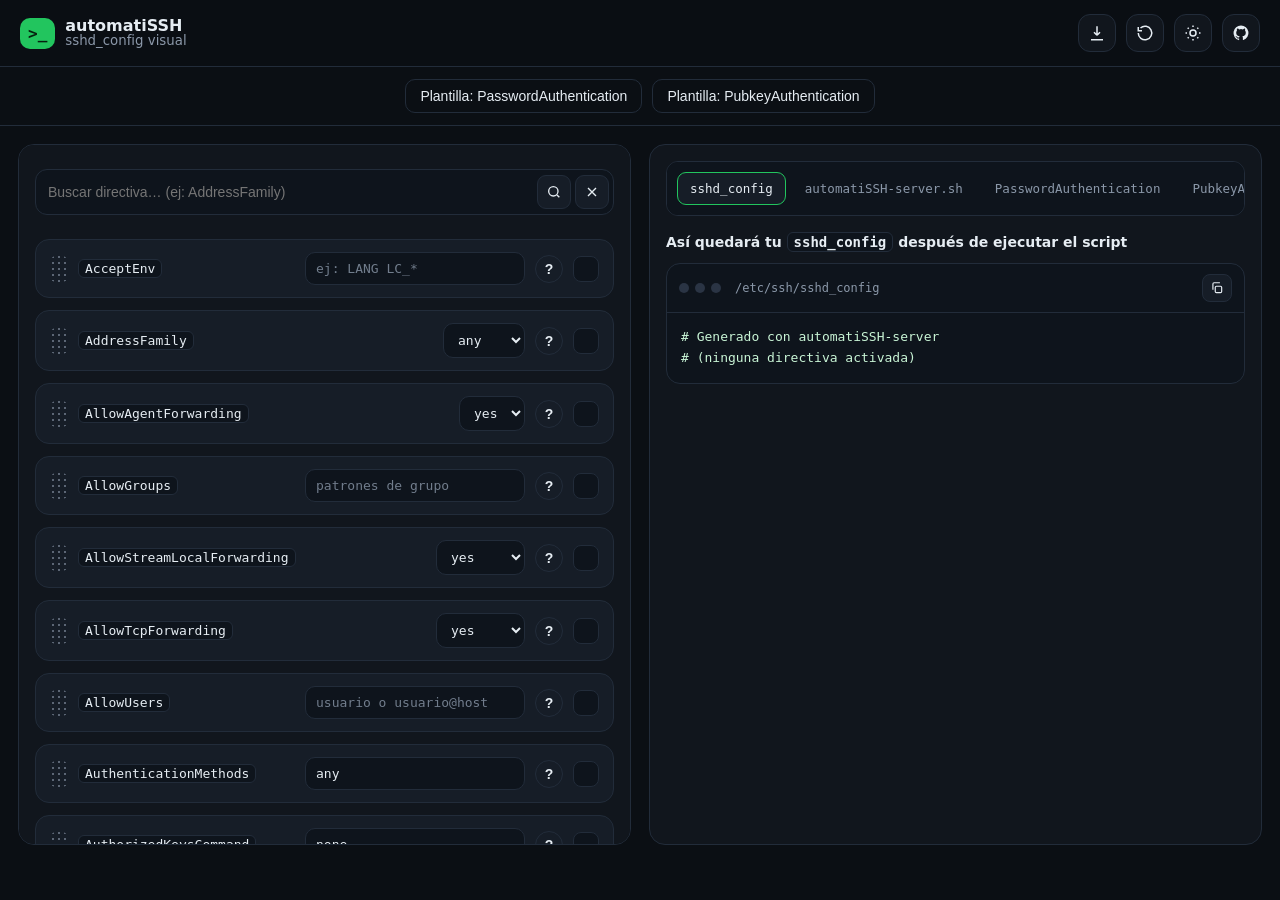
<file: index.html>
<!DOCTYPE html>
<html lang="es" data-theme="dark">
<head>
  <meta charset="UTF-8" />
  <meta name="viewport" content="width=device-width, initial-scale=1.0" />
  <meta name="description" content="automatiSSH-server: configurador visual gratuito de sshd_config de OpenSSH. Elige directivas, genera sshd_config y script .sh seguro con validación sshd -t." />
  <meta name="author" content="akamto" />
  <meta name="robots" content="index, follow" />
  <link rel="canonical" href="https://akamto.github.io/automatiSSH-server/" />
  <meta name="theme-color" media="(prefers-color-scheme: dark)" content="#0b0f14" />
  <meta name="theme-color" media="(prefers-color-scheme: light)" content="#f1f4f8" />
  <meta property="og:type" content="website" />
  <meta property="og:locale" content="es_ES" />
  <meta property="og:site_name" content="automatiSSH" />
  <meta property="og:url" content="https://akamto.github.io/automatiSSH-server/" />
  <meta property="og:title" content="automatiSSH — Configurador visual de sshd_config" />
  <meta property="og:description" content="Genera tu sshd_config y script automatiSSH-server.sh de forma visual, con plantillas Password y Pubkey y validación segura." />
  <meta property="og:image" content="https://akamto.github.io/automatiSSH-server/og-image.svg" />
  <meta property="og:image:type" content="image/svg+xml" />
  <meta property="og:image:alt" content="automatiSSH — configurador visual de sshd_config de OpenSSH" />
  <meta name="twitter:card" content="summary_large_image" />
  <meta name="twitter:title" content="automatiSSH — Configurador visual de sshd_config" />
  <meta name="twitter:description" content="Elige directivas OpenSSH y genera un .sh seguro con backup y validación sshd -t." />
  <meta name="twitter:image" content="https://akamto.github.io/automatiSSH-server/og-image.svg" />
  <meta name="twitter:image:alt" content="automatiSSH — configurador visual de sshd_config de OpenSSH" />
  <link rel="icon" href="favicon.svg" type="image/svg+xml" />
  <link rel="apple-touch-icon" href="favicon.svg" />
  <title>automatiSSH — Configurador visual de sshd_config | Genera SSH seguro</title>
  <link rel="stylesheet" href="styles.css" />
  <script type="application/ld+json">
  {"@context":"https://schema.org","@type":"SoftwareApplication","name":"automatiSSH-server","url":"https://akamto.github.io/automatiSSH-server/","applicationCategory":"DeveloperApplication","operatingSystem":"Web","description":"Configurador visual de sshd_config de OpenSSH que genera script bash seguro con validación.","offers":{"@type":"Offer","price":"0"},"license":"https://opensource.org/licenses/MIT","author":{"@type":"Person","name":"akamto"}}
  </script>
</head>
<body>
  <h1 class="sr-only">automatiSSH-server — Configurador visual de sshd_config de OpenSSH</h1>
  <header class="topbar">
    <div class="brand">
      <span class="brand-mark" aria-hidden="true">&gt;_</span>
      <div class="brand-text">
        <strong>automatiSSH</strong>
        <small>sshd_config visual</small>
      </div>
    </div>

    <nav class="topbar-right" aria-label="Acciones principales">
      <button class="icon-btn" id="downloadTopBtn" title="Descargar automatiSSH-server.sh" aria-label="Descargar script generado">
        <svg viewBox="0 0 24 24" width="18" height="18" fill="none" stroke="currentColor" stroke-width="2" aria-hidden="true"><path d="M12 3v12m0 0 4-4m-4 4-4-4M4 21h16"/></svg>
      </button>
      <button class="icon-btn" id="resetBtn" title="Restablecer valores" aria-label="Restablecer valores">
        <svg viewBox="0 0 24 24" width="18" height="18" fill="none" stroke="currentColor" stroke-width="2" aria-hidden="true"><path d="M3 12a9 9 0 1 0 3-6.7M3 4v5h5"/></svg>
      </button>
      <button class="icon-btn" id="themeBtn" title="Cambiar modo dark / light" aria-label="Cambiar entre modo oscuro y claro">
        <svg class="icon-moon" viewBox="0 0 24 24" width="18" height="18" fill="none" stroke="currentColor" stroke-width="2" aria-hidden="true"><path d="M21 12.8A9 9 0 1 1 11.2 3a7 7 0 0 0 9.8 9.8Z"/></svg>
        <svg class="icon-sun" viewBox="0 0 24 24" width="18" height="18" fill="none" stroke="currentColor" stroke-width="2" aria-hidden="true"><circle cx="12" cy="12" r="4"/><path d="M12 2v2m0 16v2M4.9 4.9l1.4 1.4m11.4 11.4 1.4 1.4M2 12h2m16 0h2M4.9 19.1l1.4-1.4M17.7 6.3l1.4-1.4"/></svg>
      </button>
      <a class="icon-btn" id="repoLink" href="https://github.com/akamto/automatiSSH-server" target="_blank" rel="noopener" title="GitHub" aria-label="Ver código en GitHub">
        <svg viewBox="0 0 24 24" width="18" height="18" fill="currentColor" aria-hidden="true"><path d="M12 2a10 10 0 0 0-3.16 19.49c.5.09.68-.22.68-.48v-1.7c-2.78.6-3.37-1.34-3.37-1.34-.45-1.16-1.11-1.47-1.11-1.47-.9-.62.07-.6.07-.6 1 .07 1.53 1.03 1.53 1.03.9 1.52 2.35 1.08 2.92.83.09-.65.35-1.09.63-1.34-2.22-.25-4.56-1.11-4.56-4.94 0-1.1.39-1.99 1.03-2.69-.1-.25-.45-1.27.1-2.64 0 0 .84-.27 2.75 1.02a9.56 9.56 0 0 1 5 0c1.91-1.3 2.75-1.02 2.75-1.02.55 1.37.2 2.39.1 2.64.64.7 1.03 1.6 1.03 2.69 0 3.84-2.34 4.68-4.57 4.93.36.31.68.92.68 1.85V21c0 .27.18.58.69.48A10 10 0 0 0 12 2Z"/></svg>
      </a>
    </nav>
  </header>

  <div class="template-bar">
    <button class="btn btn-ghost" id="tplPassword">Plantilla: PasswordAuthentication</button>
    <button class="btn btn-ghost" id="tplPubkey">Plantilla: PubkeyAuthentication</button>
  </div>

  <main class="layout">
    <!-- PANEL IZQUIERDO: LISTA -->
    <aside class="panel panel-left" aria-label="Lista de parámetros">
      <h2 class="sr-only">Directivas OpenSSH disponibles</h2>
      <div class="search-row">
        <div class="search-box">
          <label class="sr-only" for="search">Buscar directiva sshd_config</label>
          <input type="search" id="search" placeholder="Buscar directiva… (ej: AddressFamily)" autocomplete="off" aria-label="Buscar directiva sshd_config" />
          <button class="search-btn" id="searchBtn" title="Buscar" aria-label="Buscar">
            <svg viewBox="0 0 24 24" width="16" height="16" fill="none" stroke="currentColor" stroke-width="2"><circle cx="11" cy="11" r="7"/><path d="m20 20-3.5-3.5"/></svg>
          </button>
          <button class="search-btn" id="clearBtn" title="Borrar búsqueda" aria-label="Borrar búsqueda">
            <svg viewBox="0 0 24 24" width="16" height="16" fill="none" stroke="currentColor" stroke-width="2"><path d="M6 6l12 12M18 6 6 18"/></svg>
          </button>
        </div>
      </div>

      <div id="directiveList" class="cards"></div>
    </aside>

    <!-- PANEL DERECHO: PESTAÑAS -->
    <section class="panel panel-right" aria-label="Resultado y pasos">
      <h2 class="sr-only">Archivo sshd_config y script generados</h2>
      <div class="tabs" role="tablist" aria-label="Vistas de salida">
        <button class="tab" role="tab" id="tab-final" aria-controls="pane-final" aria-selected="true">sshd_config</button>
        <button class="tab" role="tab" id="tab-sh" aria-controls="pane-sh" aria-selected="false" tabindex="-1">automatiSSH-server.sh</button>
        <button class="tab" role="tab" id="tab-pass" aria-controls="pane-pass" aria-selected="false" tabindex="-1">PasswordAuthentication</button>
        <button class="tab" role="tab" id="tab-pub" aria-controls="pane-pub" aria-selected="false" tabindex="-1">PubkeyAuthentication</button>
      </div>

      <section role="tabpanel" id="pane-final" aria-labelledby="tab-final" tabindex="0">
        <p class="step-label">Así quedará tu <code>sshd_config</code> después de ejecutar el script</p>
        <div class="code-card">
          <div class="code-head">
            <span class="dot"></span><span class="dot"></span><span class="dot"></span>
            <span class="filename">/etc/ssh/sshd_config</span>
            <button class="copy-btn" data-copy-target="finalConfig" title="Copiar archivo">
              <svg viewBox="0 0 24 24" width="14" height="14" fill="none" stroke="currentColor" stroke-width="2"><rect x="9" y="9" width="11" height="11" rx="2"/><path d="M5 15V5a2 2 0 0 1 2-2h10"/></svg>
            </button>
          </div>
          <pre id="finalConfig" class="code-body"></pre>
        </div>
      </section>

      <section role="tabpanel" id="pane-sh" aria-labelledby="tab-sh" tabindex="0" hidden>
        <p class="step-label">Descarga tu <code>automatiSSH-server.sh</code> generado.</p>
        <div class="code-card">
          <div class="code-head">
            <span class="dot"></span><span class="dot"></span><span class="dot"></span>
            <span class="filename">automatiSSH-server.sh</span>
            <button class="copy-btn" data-copy-target="preview" title="Copiar script">
              <svg viewBox="0 0 24 24" width="14" height="14" fill="none" stroke="currentColor" stroke-width="2"><rect x="9" y="9" width="11" height="11" rx="2"/><path d="M5 15V5a2 2 0 0 1 2-2h10"/></svg>
            </button>
          </div>
          <pre id="preview" class="code-body"></pre>
        </div>
        <div class="step-actions">
          <button class="btn btn-primary" id="copyAllBtn">Copiar todo</button>
          <button class="btn btn-ghost" id="downloadBtn">Descargar .sh</button>
        </div>
      </section>

      <section role="tabpanel" id="pane-pass" aria-labelledby="tab-pass" tabindex="0" hidden>
        <p class="step-label">Paso 1 — Ejecuta el script en tu servidor</p>
        <div class="code-card dark">
          <div class="code-head">
            <span class="filename">terminal — bash</span>
            <button class="copy-btn" data-copy-target="passCommands" title="Copiar comandos">
              <svg viewBox="0 0 24 24" width="14" height="14" fill="none" stroke="currentColor" stroke-width="2"><rect x="9" y="9" width="11" height="11" rx="2"/><path d="M5 15V5a2 2 0 0 1 2-2h10"/></svg>
            </button>
          </div>
          <pre id="passCommands" class="code-body">sudo chmod +x automatiSSH-server.sh
sudo ./automatiSSH-server.sh</pre>
        </div>
        <p class="step-label">Paso 2 — Conéctate con tu contraseña</p>
        <div class="code-card dark">
          <div class="code-head">
            <span class="filename">terminal — bash</span>
            <button class="copy-btn" data-copy-target="passConnect" title="Copiar comando">
              <svg viewBox="0 0 24 24" width="14" height="14" fill="none" stroke="currentColor" stroke-width="2"><rect x="9" y="9" width="11" height="11" rx="2"/><path d="M5 15V5a2 2 0 0 1 2-2h10"/></svg>
            </button>
          </div>
          <pre id="passConnect" class="code-body">ssh -p puerto usuario@servidor</pre>
        </div>
      </section>

      <section role="tabpanel" id="pane-pub" aria-labelledby="tab-pub" tabindex="0" hidden>
        <p class="step-label">Paso 1 — En tu equipo (cliente): crea tu clave y cópiala al servidor</p>
        <div class="code-card dark">
          <div class="code-head">
            <span class="filename">terminal — cliente</span>
            <button class="copy-btn" data-copy-target="pubKeygen" title="Copiar comandos">
              <svg viewBox="0 0 24 24" width="14" height="14" fill="none" stroke="currentColor" stroke-width="2"><rect x="9" y="9" width="11" height="11" rx="2"/><path d="M5 15V5a2 2 0 0 1 2-2h10"/></svg>
            </button>
          </div>
          <pre id="pubKeygen" class="code-body">ssh-keygen -t ed25519 -a 100 -f /home/usuario/.ssh/nombre -N "PASSPHRASE"
ssh-copy-id -i /home/usuario/.ssh/nombre.pub -p puerto usuario@servidor</pre>
        </div>
        <p class="step-label">Paso 2 — En el servidor: ejecuta el script</p>
        <div class="code-card dark">
          <div class="code-head">
            <span class="filename">terminal — servidor</span>
            <button class="copy-btn" data-copy-target="pubCommands" title="Copiar comandos">
              <svg viewBox="0 0 24 24" width="14" height="14" fill="none" stroke="currentColor" stroke-width="2"><rect x="9" y="9" width="11" height="11" rx="2"/><path d="M5 15V5a2 2 0 0 1 2-2h10"/></svg>
            </button>
          </div>
          <pre id="pubCommands" class="code-body">sudo chmod +x automatiSSH-server.sh
sudo ./automatiSSH-server.sh</pre>
        </div>
        <p class="step-label">Paso 3 — Desde tu equipo (cliente): conéctate con tu clave</p>
        <div class="code-card dark">
          <div class="code-head">
            <span class="filename">terminal — cliente</span>
            <button class="copy-btn" data-copy-target="pubConnect" title="Copiar comando">
              <svg viewBox="0 0 24 24" width="14" height="14" fill="none" stroke="currentColor" stroke-width="2"><rect x="9" y="9" width="11" height="11" rx="2"/><path d="M5 15V5a2 2 0 0 1 2-2h10"/></svg>
            </button>
          </div>
          <pre id="pubConnect" class="code-body">ssh -i /home/usuario/.ssh/nombre -p puerto usuario@servidor</pre>
        </div>
      </section>
    </section>
  </main>

  <div class="toast" id="toast" role="status" aria-live="polite"></div>
  <div class="drag-hint" id="dragHint" hidden>Suelta para colocar • Esc para cancelar</div>
  <span class="sr-only" id="dragStatus" aria-live="polite"></span>

  <dialog id="descDialog" aria-labelledby="descTitle" aria-describedby="descBody">
    <h3 id="descTitle"></h3>
    <p id="descBody"></p>
    <form method="dialog">
      <button class="btn btn-ghost" id="descClose">Cerrar</button>
    </form>
  </dialog>
  <noscript><p style="text-align:center;padding:12px">automatiSSH necesita JavaScript para generar tu sshd_config.</p></noscript>
  <script src="app.js" defer></script>
</body>
</html>
</file>
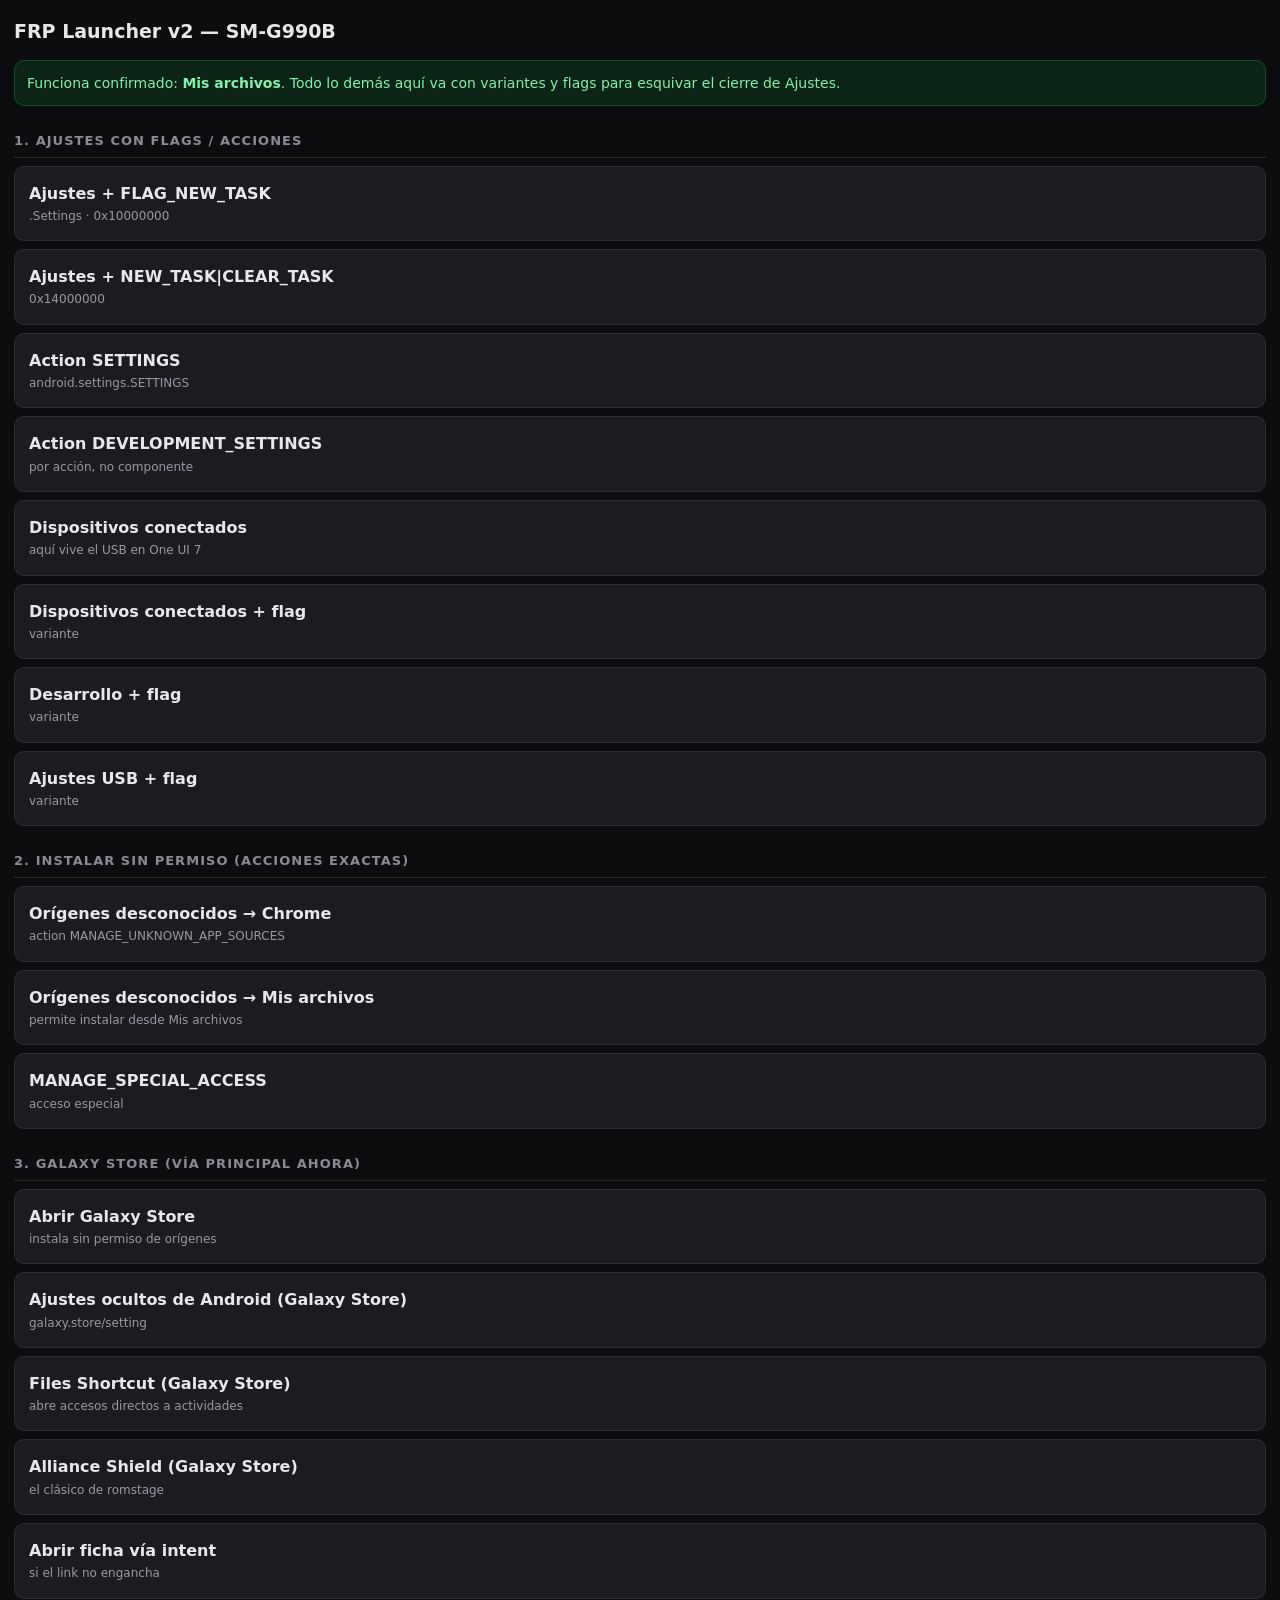
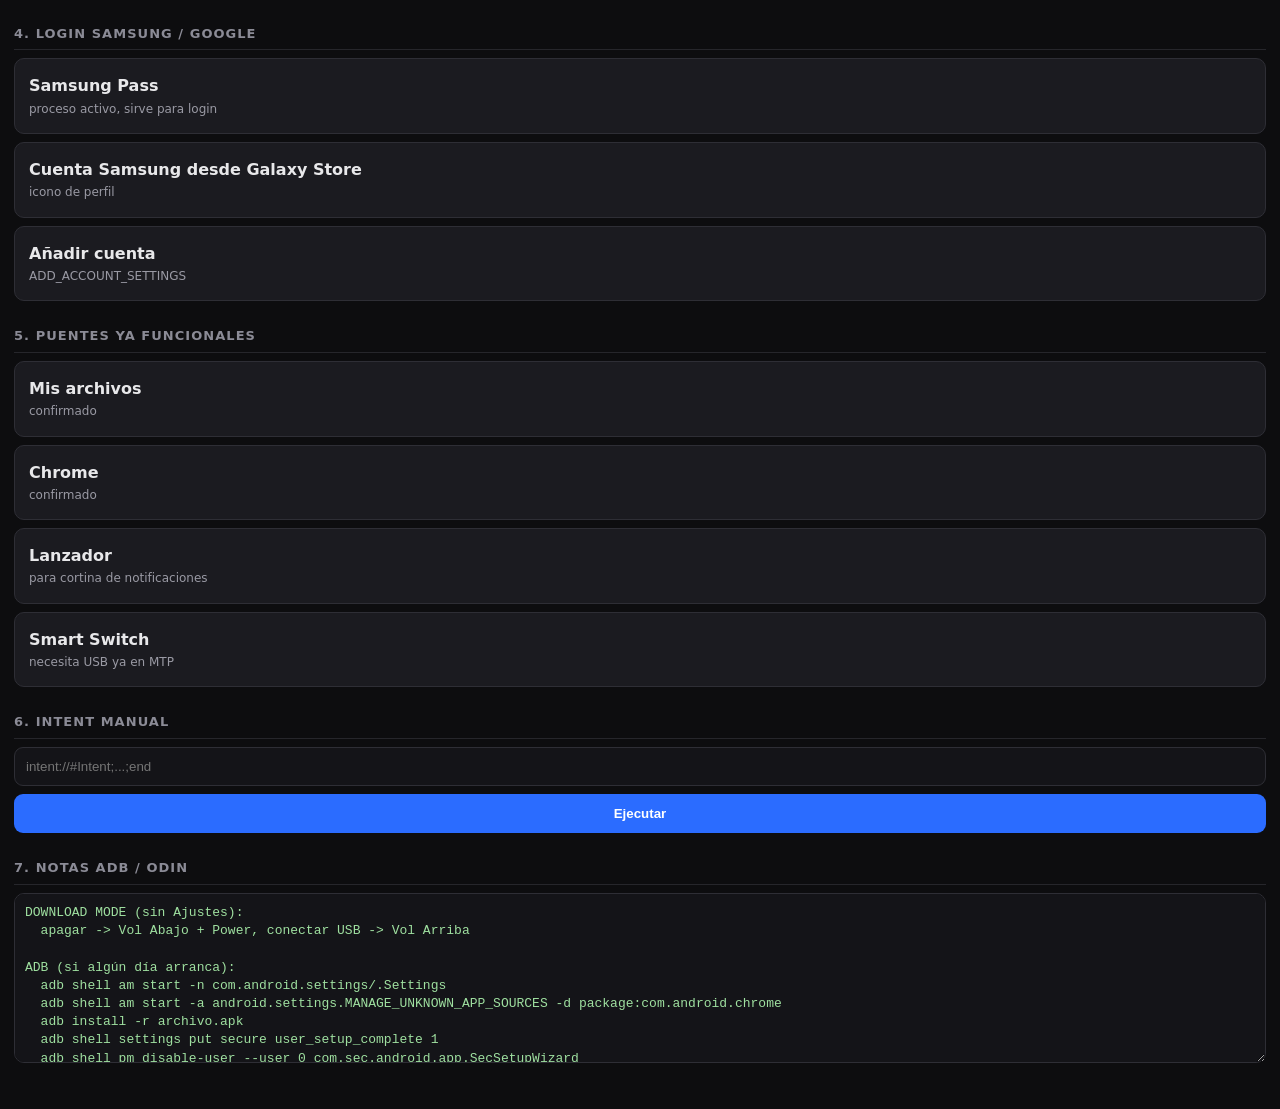
<file: h.html>
<!DOCTYPE html>
<html lang="es">
<head>
<meta charset="utf-8">
<meta name="viewport" content="width=device-width,initial-scale=1">
<title>FRP Launcher v2</title>
<style>
 body{background:#0d0d0f;color:#e8e8ea;font:16px/1.45 system-ui,sans-serif;margin:0;padding:14px 14px 40px}
 h1{font-size:19px;margin:4px 0 14px}
 h2{font-size:13px;letter-spacing:.08em;text-transform:uppercase;color:#8b8b96;margin:26px 0 8px;border-bottom:1px solid #26262b;padding-bottom:6px}
 a.btn{display:block;padding:15px 14px;margin:8px 0;background:#1b1b20;border:1px solid #2e2e35;border-radius:10px;color:#e8e8ea;text-decoration:none;font-weight:600}
 a.btn:active{background:#2b6cff;border-color:#2b6cff}
 a.btn small{display:block;font-weight:400;color:#9a9aa4;font-size:12px;margin-top:3px;word-break:break-all}
 .warn{background:#241a08;border:1px solid #5a4110;border-radius:10px;padding:12px;font-size:14px;color:#f0c674;margin:12px 0}
 .ok{background:#0c2416;border:1px solid #14532d;border-radius:10px;padding:12px;font-size:14px;color:#86efac;margin:12px 0}
 textarea{width:100%;box-sizing:border-box;background:#141418;color:#9fe0a0;border:1px solid #2e2e35;border-radius:10px;padding:10px;font:13px/1.4 monospace;min-height:170px}
 input,button{font:15px inherit}
 input{width:100%;box-sizing:border-box;padding:11px;background:#141418;color:#fff;border:1px solid #2e2e35;border-radius:9px}
 button{width:100%;padding:12px;margin-top:8px;background:#2b6cff;color:#fff;border:0;border-radius:9px;font-weight:700}
</style>
</head>
<body>
<h1>FRP Launcher v2 — SM-G990B</h1>
<div class="ok">Funciona confirmado: <b>Mis archivos</b>. Todo lo demás aquí va con variantes y flags para esquivar el cierre de Ajustes.</div>

<h2>1. Ajustes con flags / acciones</h2>
<a class="btn" href="intent://#Intent;component=com.android.settings/.Settings;launchFlags=0x10000000;end">Ajustes + FLAG_NEW_TASK<small>.Settings · 0x10000000</small></a>
<a class="btn" href="intent://#Intent;component=com.android.settings/.Settings;launchFlags=0x14000000;end">Ajustes + NEW_TASK|CLEAR_TASK<small>0x14000000</small></a>
<a class="btn" href="intent://#Intent;action=android.settings.SETTINGS;end">Action SETTINGS<small>android.settings.SETTINGS</small></a>
<a class="btn" href="intent://#Intent;action=android.settings.APPLICATION_DEVELOPMENT_SETTINGS;end">Action DEVELOPMENT_SETTINGS<small>por acción, no componente</small></a>
<a class="btn" href="intent://#Intent;component=com.android.settings/.Settings$ConnectedDeviceDashboardActivity;end">Dispositivos conectados<small>aquí vive el USB en One UI 7</small></a>
<a class="btn" href="intent://#Intent;component=com.android.settings/.Settings$ConnectedDeviceDashboardActivity;launchFlags=0x10000000;end">Dispositivos conectados + flag<small>variante</small></a>
<a class="btn" href="intent://#Intent;component=com.android.settings/.Settings$DevelopmentSettingsDashboardActivity;launchFlags=0x10000000;end">Desarrollo + flag<small>variante</small></a>
<a class="btn" href="intent://#Intent;component=com.android.settings/.Settings$UsbSettingsActivity;launchFlags=0x10000000;end">Ajustes USB + flag<small>variante</small></a>

<h2>2. Instalar sin permiso (acciones exactas)</h2>
<a class="btn" href="intent://#Intent;action=android.settings.MANAGE_UNKNOWN_APP_SOURCES;S.package=com.android.chrome;end">Orígenes desconocidos → Chrome<small>action MANAGE_UNKNOWN_APP_SOURCES</small></a>
<a class="btn" href="intent://#Intent;action=android.settings.MANAGE_UNKNOWN_APP_SOURCES;S.package=com.sec.android.app.myfiles;end">Orígenes desconocidos → Mis archivos<small>permite instalar desde Mis archivos</small></a>
<a class="btn" href="intent://#Intent;action=android.settings.MANAGE_SPECIAL_ACCESS;end">MANAGE_SPECIAL_ACCESS<small>acceso especial</small></a>

<h2>3. Galaxy Store (vía principal ahora)</h2>
<a class="btn" href="intent://com.sec.android.app.samsungapps/#Intent;scheme=android-app;end">Abrir Galaxy Store<small>instala sin permiso de orígenes</small></a>
<a class="btn" href="https://galaxy.store/setting">Ajustes ocultos de Android (Galaxy Store)<small>galaxy.store/setting</small></a>
<a class="btn" href="https://galaxystore.samsung.com/detail/org.aospstudio.files">Files Shortcut (Galaxy Store)<small>abre accesos directos a actividades</small></a>
<a class="btn" href="https://galaxystore.samsung.com/detail/com.rrivenllc.shieldx">Alliance Shield (Galaxy Store)<small>el clásico de romstage</small></a>
<a class="btn" href="intent://#Intent;action=android.intent.action.VIEW;data=https://galaxystore.samsung.com/detail/org.aospstudio.files;end">Abrir ficha vía intent<small>si el link no engancha</small></a>

<h2>4. Login Samsung / Google</h2>
<a class="btn" href="intent://com.samsung.android.samsungpass/#Intent;scheme=android-app;end">Samsung Pass<small>proceso activo, sirve para login</small></a>
<a class="btn" href="intent://com.sec.android.app.samsungapps/#Intent;scheme=android-app;end">Cuenta Samsung desde Galaxy Store<small>icono de perfil</small></a>
<a class="btn" href="intent://#Intent;action=android.settings.ADD_ACCOUNT_SETTINGS;end">Añadir cuenta<small>ADD_ACCOUNT_SETTINGS</small></a>

<h2>5. Puentes ya funcionales</h2>
<a class="btn" href="intent://com.sec.android.app.myfiles/#Intent;scheme=android-app;end">Mis archivos<small>confirmado</small></a>
<a class="btn" href="intent://com.android.chrome/#Intent;scheme=android-app;end">Chrome<small>confirmado</small></a>
<a class="btn" href="intent://com.sec.android.app.launcher/#Intent;scheme=android-app;end">Lanzador<small>para cortina de notificaciones</small></a>
<a class="btn" href="intent://com.sec.android.easymover/#Intent;scheme=android-app;end">Smart Switch<small>necesita USB ya en MTP</small></a>

<h2>6. Intent manual</h2>
<input id="i" placeholder="intent://#Intent;...;end">
<button onclick="location.href=document.getElementById('i').value">Ejecutar</button>

<h2>7. Notas ADB / Odin</h2>
<textarea readonly>
DOWNLOAD MODE (sin Ajustes):
  apagar -> Vol Abajo + Power, conectar USB -> Vol Arriba

ADB (si algún día arranca):
  adb shell am start -n com.android.settings/.Settings
  adb shell am start -a android.settings.MANAGE_UNKNOWN_APP_SOURCES -d package:com.android.chrome
  adb install -r archivo.apk
  adb shell settings put secure user_setup_complete 1
  adb shell pm disable-user --user 0 com.sec.android.app.SecSetupWizard
</textarea>
</body>
</html>
</file>
<file: styles.css>
:root, :root[data-theme="dark"]{
  color-scheme:dark;
  --bg:#0b0f14;
  --panel:#11161d;
  --panel-2:#161d27;
  --border:#222c3a;
  --input:#0e141c;
  --text:#e6edf3;
  --muted:#8b98a9;
  --accent:#22c55e;
  --accent-2:#3b82f6;
  --code:#c9f5d6;
  --code-2:#9fb3c8;
  --mono:ui-monospace,"JetBrains Mono","Cascadia Code",Consolas,monospace;
  --sans:Inter,system-ui,-apple-system,"Segoe UI",Roboto,sans-serif;
}
:root[data-theme="light"]{
  color-scheme:light;
  --bg:#f1f4f8;
  --panel:#ffffff;
  --panel-2:#eef2f7;
  --border:#d3dce6;
  --input:#f6f8fb;
  --text:#0f1a26;
  --muted:#5b6b7f;
  --accent:#16a34a;
  --code:#0b3d20;
  --code-2:#33475e;
}
*{box-sizing:border-box}
body{
  margin:0;background:var(--bg);color:var(--text);
  font-family:var(--sans);min-height:100vh;
}
code{font-family:var(--mono);background:var(--input);padding:1px 6px;border-radius:6px;border:1px solid var(--border)}

/* Header */
.topbar{
  display:flex;align-items:center;justify-content:space-between;
  padding:14px 20px;border-bottom:1px solid var(--border);
  position:sticky;top:0;background:var(--bg);background:color-mix(in srgb, var(--bg) 92%, transparent);backdrop-filter:blur(8px);z-index:10;
}
.brand{display:flex;gap:10px;align-items:center}
.brand-mark{
  background:var(--accent);color:#06210f;font-family:var(--mono);font-weight:800;
  padding:6px 8px;border-radius:10px;
}
:root[data-theme="light"] .brand-mark{color:#fff}
.brand-text{display:flex;flex-direction:column;line-height:1.1}
.brand-text small{color:var(--muted)}
.topbar-right{display:flex;gap:10px;justify-content:flex-end}

/* Iconos de tema: se alternan solo con CSS (oscuro → sol, claro → luna) */
#themeBtn .icon-moon{display:none}
:root[data-theme="light"] #themeBtn .icon-moon{display:block}
:root[data-theme="light"] #themeBtn .icon-sun{display:none}

/* Barra de plantillas debajo del topbar */
.template-bar{
  display:flex;gap:10px;justify-content:center;flex-wrap:wrap;
  padding:12px 18px;border-bottom:1px solid var(--border);
  max-width:1400px;margin:0 auto;
}

.btn{
  border:1px solid var(--border);background:var(--panel-2);color:var(--text);
  padding:8px 14px;border-radius:10px;cursor:pointer;font-size:14px;
  display:inline-flex;align-items:center;gap:8px;
}
.btn:hover{border-color:var(--accent)}
.btn-primary{background:var(--accent);border-color:var(--accent);color:#06210f;font-weight:700}
:root[data-theme="light"] .btn-primary{color:#fff}
.btn-ghost{background:transparent}
.icon-btn{
  width:38px;height:38px;display:grid;place-items:center;
  border:1px solid var(--border);border-radius:12px;background:var(--panel);
  color:var(--text);cursor:pointer;text-decoration:none;font-family:var(--mono);font-size:12px;
}
.icon-btn:hover{border-color:var(--accent);color:var(--accent)}

/* Layout 50/50 con scroll propio por panel */
.layout{
  display:grid;grid-template-columns:1fr 1fr;gap:18px;
  padding:18px;max-width:1600px;margin:0 auto;align-items:stretch;min-width:0;
  height:calc(100vh - 66px - 61px - 36px);
  height:calc(100dvh - 66px - 61px - 36px);
}
.panel{
  background:var(--panel);border:1px solid var(--border);
  border-radius:16px;padding:16px;min-width:0;
  min-height:0;max-height:100%;
}
.panel-left,.panel-right{overflow-y:auto;scrollbar-width:thin;scrollbar-color:var(--border) transparent}
.panel-left::-webkit-scrollbar,.panel-right::-webkit-scrollbar{width:8px}
.panel-left::-webkit-scrollbar-thumb,.panel-right::-webkit-scrollbar-thumb{background:var(--border);border-radius:8px}
.panel-left::-webkit-scrollbar-track,.panel-right::-webkit-scrollbar-track{background:transparent}

/* Izquierda */
.search-row{display:flex;gap:8px;margin-bottom:14px;position:sticky;top:-16px;z-index:2;background:var(--panel);padding:8px 0 10px;align-items:center}
.search-box{
  flex:1;display:flex;align-items:center;gap:4px;
  background:var(--input);border:1px solid var(--border);border-radius:12px;padding:4px 4px 4px 12px;
  transition:border-color .15s ease,box-shadow .15s ease;
}
.search-box:focus-within{border-color:var(--accent);box-shadow:0 0 0 1px var(--accent)}
.search-box :focus-visible{outline:none}
.search-box input{
  flex:1;background:transparent;border:0;outline:0;color:var(--text);
  padding:10px 0;font-size:14px;min-width:0;
}
.search-box input::-webkit-search-cancel-button,
.search-box input::-webkit-search-decoration{-webkit-appearance:none;appearance:none;display:none}
.search-btn{
  width:34px;height:34px;display:grid;place-items:center;flex:none;
  border:1px solid var(--border);border-radius:9px;background:var(--panel-2);
  color:var(--text);cursor:pointer;
}
.search-btn:hover{color:var(--accent)}
.muted{color:var(--muted)}

/* Pestañas del panel derecho */
.tabs{
  display:flex;gap:6px;margin:0 0 16px;padding:10px;
  background:var(--input);border:1px solid var(--border);border-radius:12px;
  overflow-x:auto;position:sticky;top:-16px;z-index:2;
}
.tab{
  flex:1 0 auto;background:transparent;border:1px solid transparent;border-radius:9px;
  color:var(--muted);font-family:var(--mono);font-size:12.5px;white-space:nowrap;
  padding:8px 12px;cursor:pointer;
}
.tab:hover{color:var(--text)}
.tab[aria-selected="true"]{background:var(--panel-2);border-color:var(--accent);color:var(--text)}
[role="tabpanel"][hidden]{display:none}
[role="tabpanel"]:focus-visible{outline:none}

.cards{display:flex;flex-direction:column;gap:12px;min-height:300px}
.card{
  background:var(--panel-2);border:1px solid var(--border);
  border-radius:14px;padding:12px 14px;
  display:flex;align-items:center;gap:10px;flex-wrap:nowrap;
  position:relative;transition:transform .15s ease,box-shadow .15s ease,border-color .15s ease,background-color .15s ease;
}
.card:hover{transform:translateY(-1px);box-shadow:0 4px 14px rgba(0,0,0,.25)}
.card{cursor:grab;touch-action:pan-y;-webkit-touch-callout:none}
.card:active{cursor:grabbing}
body.is-dragging{user-select:none;-webkit-user-select:none}
body.is-dragging .card{cursor:grabbing}
.card.active{border-color:var(--accent);box-shadow:0 0 0 1px rgba(34,197,94,.35),0 4px 14px rgba(0,0,0,.22)}
.card.drag-src{opacity:.3}
.card.drop-before::before,.card.drop-after::after{
  content:"";position:absolute;left:8px;right:8px;height:3px;
  background:var(--accent);border-radius:3px;pointer-events:none;z-index:3;
  box-shadow:0 0 10px var(--accent);
}
.card.drop-before::before{top:-8px}
.card.drop-after::after{bottom:-8px}
.drag-ghost{
  position:fixed;z-index:1000;pointer-events:none;margin:0;
  display:flex;align-items:center;gap:10px;
  border-color:var(--accent);
  box-shadow:0 14px 34px rgba(0,0,0,.5);
  transform:rotate(1.5deg) scale(1.02);opacity:.97;
}
.drag-pos{
  font-family:var(--mono);font-size:11px;color:var(--accent);white-space:nowrap;
  border:1px solid var(--accent);border-radius:12px;padding:1px 8px;margin-left:auto;
}
.drag-hint{
  position:fixed;bottom:18px;left:50%;transform:translateX(-50%);
  background:var(--input);border:1px solid var(--accent);color:var(--text);
  padding:8px 16px;border-radius:12px;font-size:13px;z-index:1001;white-space:nowrap;
  box-shadow:0 8px 24px rgba(0,0,0,.4);
}
.drag-hint[hidden]{display:none}
.sr-only{position:absolute;width:1px;height:1px;padding:0;margin:-1px;overflow:hidden;clip:rect(0 0 0 0);white-space:nowrap;border:0}
.card.just-moved{animation:card-flash .6s ease}
@keyframes card-flash{0%{box-shadow:0 0 0 2px var(--accent)}100%{box-shadow:0 0 0 0 transparent}}
.drag-handle{
  flex:none;cursor:grab;color:transparent;opacity:.6;user-select:none;-webkit-user-select:none;
  width:18px;height:26px;padding:0;border-radius:6px;touch-action:none;
  background-image:radial-gradient(var(--muted) 1.4px,transparent 1.5px);
  background-size:6px 6px;background-position:center;background-repeat:repeat;
}
.drag-handle:hover,.drag-handle:focus-visible{opacity:1;background-image:radial-gradient(var(--accent) 1.4px,transparent 1.5px)}
.drag-handle:active{cursor:grabbing}
.cards.no-drag .drag-handle{opacity:.12;cursor:not-allowed}
.card-name{font-size:13px;flex:none;width:auto;display:inline-block;white-space:nowrap}
.card-right{margin-left:auto;display:flex;align-items:center;gap:10px;flex:1 1 auto;flex-wrap:nowrap;justify-content:flex-end;min-width:0}
.card-select{
  background:var(--input);color:var(--text);border:1px solid var(--border);
  border-radius:10px;padding:8px 10px;font-family:var(--mono);font-size:13px;
  flex:0 1 auto;width:auto;min-width:0;max-width:170px;
}
.card-text{
  background:var(--input);color:var(--text);border:1px solid var(--border);
  border-radius:10px;padding:8px 10px;font-family:var(--mono);font-size:13px;
  flex:1 1 100px;width:auto;min-width:60px;max-width:220px;
}
.card-text::placeholder{color:var(--muted);opacity:.8}
.info-btn{
  width:28px;height:28px;border-radius:50%;flex:none;
  border:1px solid var(--border);background:transparent;color:var(--text);
  cursor:pointer;font-weight:700;font-size:14px;line-height:1;
}
.info-btn:hover{border-color:var(--accent);color:var(--accent)}
.check{cursor:pointer;flex:none}
.check input{display:none}
.check .box{
  width:26px;height:26px;border:1px solid var(--border);border-radius:8px;
  display:grid;place-items:center;color:transparent;background:var(--input);
}
.check input:checked + .box{background:var(--accent);border-color:var(--accent);color:#06210f}
:root[data-theme="light"] .check input:checked + .box{color:#fff}
.empty{color:var(--muted);text-align:center;padding:30px;border:1px dashed var(--border);border-radius:12px}

/* Dialog descripción */
#descDialog{
  background:var(--panel);color:var(--text);
  border:1px solid var(--border);border-radius:16px;padding:20px;max-width:420px;
}
#descDialog::backdrop{background:rgba(0,0,0,.6);backdrop-filter:blur(2px)}
#descDialog h3{margin:0 0 8px;font-family:var(--mono);font-size:15px}
#descDialog p{margin:0 0 16px;color:var(--muted);font-size:14px;line-height:1.5}

/* Derecha */
.step{margin-bottom:22px}
.step-label{font-size:14px;line-height:1.5;font-weight:600;margin:22px 0 10px;text-wrap:balance}
[role="tabpanel"] > .step-label:first-child{margin-top:2px}
.code-card + .step-label{margin-top:22px}
.code-card{background:var(--input);border:1px solid var(--border);border-radius:14px;overflow:hidden;max-width:100%}
[role="tabpanel"] .code-card{margin-bottom:6px}
.code-head{
  display:flex;align-items:center;gap:6px;padding:10px 12px;border-bottom:1px solid var(--border);
}
.dot{width:10px;height:10px;border-radius:50%;background:#2a3444}
:root[data-theme="light"] .dot{background:#c4cfdb}
.filename{margin-left:8px;color:var(--muted);font-family:var(--mono);font-size:12px;flex:1;min-width:0;overflow:hidden;text-overflow:ellipsis;white-space:nowrap}
.copy-btn{
  background:var(--panel-2);border:1px solid var(--border);color:var(--text);
  border-radius:8px;width:30px;height:28px;display:grid;place-items:center;cursor:pointer;flex:none;
}
.copy-btn:hover{border-color:var(--accent);color:var(--accent)}
.code-body{
  margin:0;padding:14px;font-family:var(--mono);font-size:13px;line-height:1.6;
  min-height:0;max-height:420px;overflow:auto;-webkit-overflow-scrolling:touch;white-space:pre;color:var(--code);
}
.code-card.dark .code-body{color:var(--code-2)}
.step-actions{display:flex;gap:10px;margin-top:12px}
.small{font-size:12px}

button:focus-visible,a:focus-visible,input:focus-visible,select:focus-visible,[tabindex]:focus-visible{
  outline:2px solid var(--accent);outline-offset:2px;
}
.toast{
  position:fixed;bottom:20px;left:50%;transform:translateX(-50%) translateY(20px);
  background:var(--input);border:1px solid var(--accent);color:var(--text);
  padding:10px 16px;border-radius:12px;opacity:0;pointer-events:none;transition:.25s;
}
.toast.error{border-color:#ef4444}
.toast.show{opacity:1;transform:translateX(-50%) translateY(0)}
.card.invalid{border-color:#ef4444}
.card.invalid .card-text{border-color:#ef4444}
.footer{max-width:1600px;margin:0 auto;padding:14px 18px 22px;color:var(--muted);font-size:13px;text-align:center}
.footer code{font-size:12px}

@media (prefers-reduced-motion:reduce){
  *,*::before,*::after{animation:none!important;transition:none!important;scroll-behavior:auto!important}
}

/* Tablet 601-1024px: 1 columna amplia, altura natural */
@media (max-width:1024px){
  .layout{grid-template-columns:1fr;height:auto}
  .panel{min-height:auto;max-height:none}
  .panel-left,.panel-right{overflow:visible}
  .search-row,.tabs{position:static}
  .template-bar{justify-content:stretch}
  .template-bar .btn{flex:1;justify-content:center}
  .card-right{flex-wrap:wrap}
  .code-body{max-height:320px}
}

/* Móvil ≤600px: 1 columna compacta, táctil 44px */
@media (max-width:600px){
  .topbar{padding:10px 12px}
  .brand-text small{display:none}
  .topbar-right{gap:8px}
  .icon-btn{width:44px;height:44px}
  .template-bar{padding:10px 12px}
  .template-bar .btn{flex:1 1 100%;justify-content:center;min-height:44px}
  .layout{padding:12px;gap:12px}
  .panel{padding:12px;border-radius:12px}
  .tabs{padding:8px;margin-bottom:12px}
  .tab{font-size:12px;padding:10px 8px}
  .card{flex-wrap:wrap;padding:10px 12px}
  .card-name{white-space:normal;word-break:break-word}
  .card-right{margin-left:0;flex-basis:100%}
  .card-text{flex:1 1 100%;max-width:none;font-size:14px}
  .card-select{max-width:none;flex:1 1 100%}
  .info-btn{width:32px;height:32px}
  .check .box{width:30px;height:30px}
  .code-head{padding:8px 10px}
  .code-body{font-size:12px;padding:12px}
  .copy-btn{width:36px;height:36px}
  .step-label{font-size:13.5px}
  .step-actions{flex-direction:column}
  .step-actions .btn{width:100%;min-height:44px;justify-content:center}
  .toast{max-width:calc(100vw - 24px);text-align:center;font-size:13px}
  .drag-hint{max-width:calc(100vw - 24px);white-space:normal;text-align:center}
}
</file>
